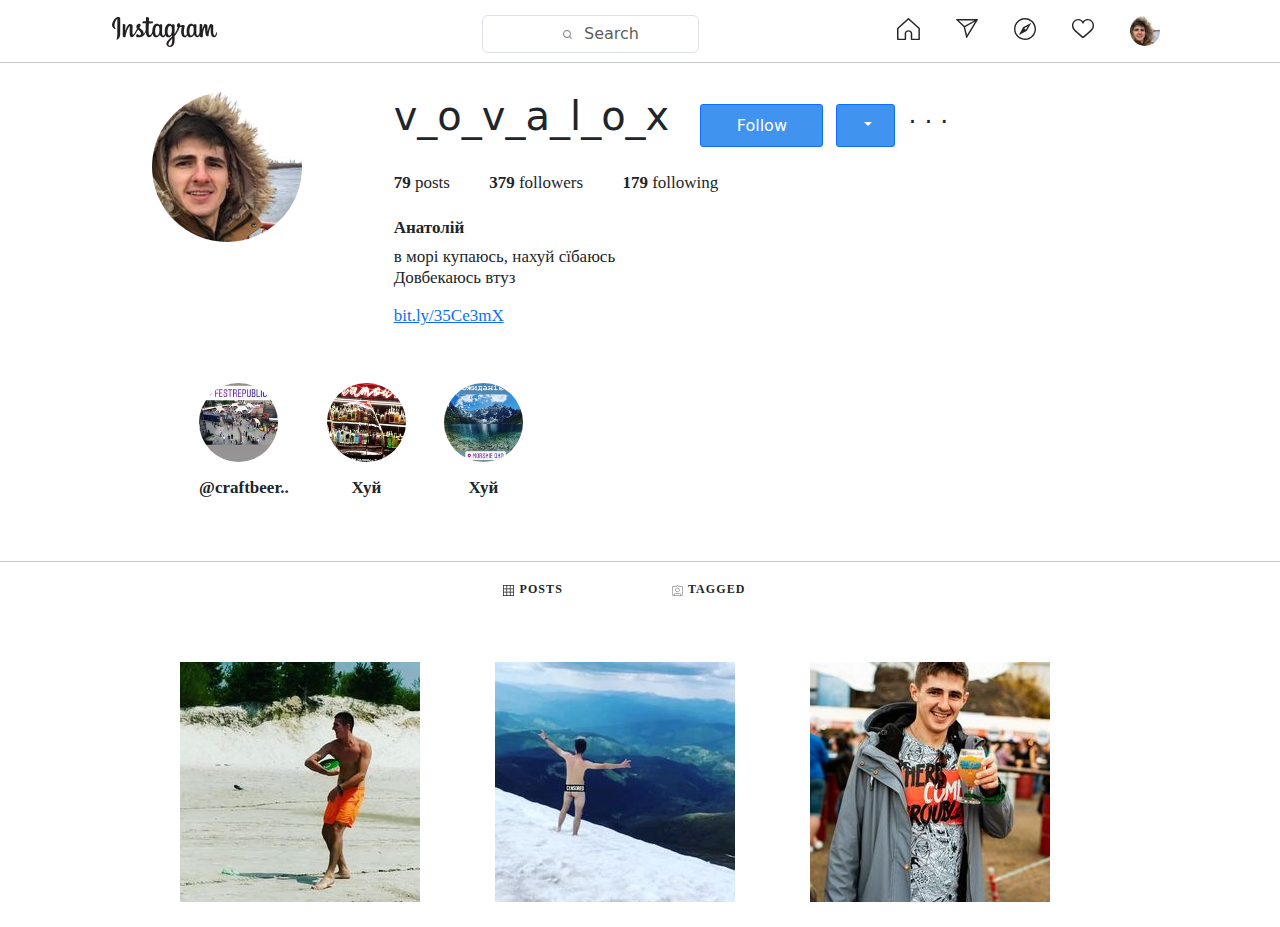
<file: index.html>
<!DOCTYPE html>
<html lang="en">
<head>
    <meta charset="UTF-8">
    <meta http-equiv="X-UA-Compatible" content="IE=edge">
    <meta name="viewport" content="width=device-width, initial-scale=1.0">
    <title>Boostrap</title>
    <link rel="stylesheet" href="https://cdn.jsdelivr.net/npm/bootstrap@5.2.0/dist/css/bootstrap.min.css">
    <link rel="stylesheet" href="css/style.css">
</head>
<body>
    <nav class="navbar navbar-expand-lg ">
        <div class="container">
          <a class="navbar-brand" href="#">
            <svg width="105" height="30" viewBox="0 0 105 30" fill="none" xmlns="http://www.w3.org/2000/svg">
                <path d="M5.40425 0.104265C3.25508 1.01099 0.892418 3.56935 0.14622 6.7831C-0.798811 10.8537 3.13384 12.5752 3.45639 12.0116C3.83603 11.3482 2.75173 11.1239 2.5285 9.01182C2.24006 6.28382 3.49934 3.2356 5.08435 1.89813C5.37897 1.64964 5.36483 1.99549 5.36483 2.63522C5.36483 3.77939 5.30209 14.0488 5.30209 16.1922C5.30209 19.0924 5.18315 20.0082 4.96947 20.9129C4.75296 21.83 4.40513 22.4496 4.66865 22.6885C4.96328 22.9555 6.22096 22.3204 6.94914 21.2969C7.82223 20.0694 8.12782 18.5952 8.18278 16.9943C8.24906 15.0645 8.24623 12.0022 8.24906 10.2555C8.25171 8.6535 8.27575 3.96255 8.22114 1.14253C8.20788 0.450827 6.30315 -0.27487 5.40425 0.104265ZM104.529 15.3398C104.217 15.3398 104.075 15.6634 103.957 16.2083C103.549 18.1027 103.12 18.5303 102.566 18.5303C101.948 18.5303 101.392 17.5922 101.25 15.7147C101.137 14.2384 101.155 11.5202 101.299 8.81655C101.328 8.26102 101.176 7.71136 99.6967 7.17007C99.0601 6.93707 98.1346 6.59442 97.6739 7.71457C96.3722 10.8792 95.8626 13.3918 95.7428 14.4121C95.7366 14.465 95.6725 14.4756 95.661 14.3523C95.5846 13.5349 95.4139 12.0493 95.3927 8.92851C95.3886 8.31958 95.2605 7.80125 94.5931 7.3769C94.1601 7.10136 92.8452 6.61454 92.3717 7.19392C91.9616 7.66775 91.4864 8.94293 90.9927 10.4545C90.5915 11.6829 90.3121 12.5139 90.3121 12.5139C90.3121 12.5139 90.3172 9.19907 90.3222 7.94169C90.3243 7.46733 90.0012 7.30909 89.9038 7.28061C89.4655 7.15245 88.6014 6.93832 88.2349 6.93832C87.7822 6.93832 87.6714 7.19303 87.6714 7.56416C87.6714 7.61275 87.6 11.9285 87.6 14.9463C87.6 15.0773 87.6002 15.2204 87.6007 15.3724C87.3505 16.7593 86.5389 18.6422 85.6562 18.6422C84.7725 18.6422 84.3558 17.8551 84.3558 14.2574C84.3558 12.1588 84.4184 11.246 84.4489 9.72826C84.4669 8.85393 84.5014 8.18234 84.4993 8.03016C84.4928 7.56291 83.6905 7.32742 83.3173 7.2402C82.9422 7.15263 82.6163 7.11845 82.3618 7.13305C82.0016 7.15352 81.7469 7.3915 81.7469 7.71884C81.7469 7.89434 81.7489 8.22791 81.7489 8.22791C81.2849 7.49367 80.5385 6.98264 80.0423 6.83454C78.705 6.43476 77.3097 6.78915 76.2572 8.27223C75.4207 9.45076 74.9164 10.7857 74.7179 12.7035C74.5728 14.1054 74.6202 15.5272 74.8781 16.7296C74.5665 18.0863 73.988 18.6422 73.3546 18.6422C72.435 18.6422 71.7683 17.1307 71.8457 14.5162C71.8968 12.7966 72.2385 11.5899 72.6119 9.84413C72.7712 9.09975 72.6418 8.71029 72.3173 8.33685C72.0197 7.9942 71.3857 7.81941 70.4739 8.03461C69.8245 8.18786 68.8959 8.35304 68.0467 8.47978C68.0467 8.47978 68.098 8.27384 68.14 7.91072C68.3609 6.0065 66.3063 6.161 65.6508 6.76922C65.2595 7.13233 64.9932 7.5606 64.8921 8.33062C64.7318 9.55239 65.7212 10.1289 65.7212 10.1289C65.3965 11.6259 64.6006 13.581 63.7791 14.9947C63.3391 15.7521 63.0022 16.3133 62.5678 16.9099C62.5661 16.6882 62.565 16.4664 62.5642 16.2446C62.5541 13.0978 62.5959 10.6211 62.6141 9.72843C62.6321 8.85411 62.6669 8.2005 62.6648 8.04831C62.66 7.70656 62.4619 7.57733 62.0497 7.4141C61.6853 7.26957 61.2544 7.16954 60.8074 7.13465C60.2434 7.09051 59.9034 7.39168 59.9124 7.74803C59.9142 7.81531 59.9142 8.22845 59.9142 8.22845C59.4502 7.4942 58.7039 6.98317 58.2076 6.83508C56.8703 6.4353 55.475 6.78969 54.4225 8.27277C53.5862 9.45129 53.0384 11.1051 52.8833 12.6893C52.7387 14.1657 52.7654 15.4205 52.9624 16.4774C52.7498 17.5358 52.1385 18.6426 51.4472 18.6426C50.5635 18.6426 50.0607 17.8555 50.0607 14.2578C50.0607 12.1592 50.1233 11.2466 50.1539 9.72861C50.1719 8.85429 50.2064 8.1827 50.2042 8.03051C50.1977 7.56327 49.3955 7.32778 49.0222 7.24056C48.6316 7.14942 48.2944 7.11614 48.0354 7.13536C47.6936 7.16099 47.4536 7.46893 47.4536 7.69872V8.22845C46.9897 7.4942 46.2433 6.98317 45.747 6.83508C44.4098 6.4353 43.0222 6.79538 41.9619 8.27277C41.2705 9.23609 40.7108 10.3041 40.4227 12.6682C40.3395 13.3514 40.3027 13.9913 40.3075 14.5892C40.0318 16.2873 38.8142 18.2444 37.8179 18.2444C37.235 18.2444 36.6799 17.1059 36.6799 14.6793C36.6799 11.4468 36.8787 6.84469 36.9121 6.40112C36.9121 6.40112 38.1707 6.37958 38.4144 6.37673C39.0424 6.36979 39.6109 6.38474 40.4469 6.34167C40.8663 6.32013 41.2704 4.8043 40.8375 4.61669C40.6415 4.53179 39.2548 4.45738 38.7053 4.44563C38.2431 4.43513 36.9563 4.33919 36.9563 4.33919C36.9563 4.33919 37.0717 1.28439 37.0988 0.961681C37.1216 0.692548 36.776 0.554244 36.5779 0.470051C36.0959 0.264997 35.665 0.166564 35.1541 0.0604777C34.4482 -0.0861925 34.1277 0.0572738 34.0654 0.657483C33.9712 1.56794 33.9224 4.23542 33.9224 4.23542C33.4042 4.23542 31.6348 4.13343 31.1166 4.13343C30.635 4.13343 30.1156 6.21867 30.7812 6.2443C31.547 6.27421 32.8815 6.30002 33.7663 6.32689C33.7663 6.32689 33.7269 11.005 33.7269 12.4493C33.7269 12.6029 33.7274 12.7508 33.7285 12.8945C33.2416 15.4505 31.5263 16.8313 31.5263 16.8313C31.8946 15.1403 31.1422 13.8704 29.7872 12.7955C29.2877 12.3993 28.3022 11.6496 27.1993 10.8277C27.1993 10.8277 27.8381 10.1937 28.4045 8.91801C28.8059 8.01449 28.8232 6.9805 27.8379 6.75249C26.2103 6.37567 24.868 7.57947 24.4676 8.86479C24.1575 9.86069 24.3229 10.5994 24.9305 11.3671C24.9749 11.4232 25.023 11.4803 25.0726 11.538C24.7052 12.2512 24.2004 13.2115 23.7729 13.9562C22.5861 16.0239 21.6898 17.6593 21.0122 17.6593C20.4707 17.6593 20.4781 15.9989 20.4781 14.4443C20.4781 13.1042 20.5764 11.0892 20.6548 9.00309C20.6808 8.31317 20.3381 7.92015 19.7639 7.56416C19.415 7.34789 18.6704 6.92265 18.2393 6.92265C17.5939 6.92265 15.7315 7.01112 13.9719 12.1373C13.7501 12.7834 13.3144 13.9607 13.3144 13.9607L13.3519 7.79627C13.3519 7.65173 13.2754 7.51183 13.1004 7.41624C12.8038 7.25426 12.0119 6.92265 11.3077 6.92265C10.9723 6.92265 10.8047 7.07982 10.8047 7.3931L10.7432 17.0376C10.7432 17.7704 10.7621 18.6253 10.8342 18.9991C10.9058 19.3736 11.0219 19.678 11.1658 19.8592C11.3093 20.04 11.4755 20.178 11.7494 20.2349C12.0043 20.2878 13.4 20.4683 13.4726 19.9311C13.5596 19.2873 13.5628 18.591 14.2957 15.994C15.4367 11.9507 16.9244 9.97799 17.6239 9.27739C17.746 9.15492 17.8857 9.14763 17.8789 9.34805C17.8492 10.2343 17.7443 12.4495 17.6734 14.3313C17.4839 19.3672 18.3936 20.3006 19.6935 20.3006C20.6881 20.3006 22.09 19.3053 23.5928 16.7862C24.5295 15.2163 25.4392 13.677 26.093 12.5675C26.5484 12.9922 27.0594 13.4491 27.5703 13.9374C28.7573 15.0719 29.147 16.1501 28.8885 17.1728C28.6907 17.9548 27.9459 18.7606 26.6203 17.9774C26.234 17.749 26.0689 17.5724 25.6806 17.3147C25.4719 17.1764 25.1534 17.1349 24.9623 17.28C24.4659 17.6568 24.182 18.1363 24.02 18.7298C23.8623 19.3072 24.4365 19.6125 25.0318 19.8795C25.5443 20.1093 26.646 20.3175 27.3485 20.3412C30.0857 20.4334 32.2787 19.0101 33.805 15.3387C34.0784 18.5094 35.2412 20.3036 37.2619 20.3036C38.6127 20.3036 39.9671 18.5452 40.5593 16.8152C40.7294 17.5205 40.981 18.1335 41.3061 18.6522C42.863 21.1365 45.8833 20.6018 47.4004 18.4923C47.8693 17.8405 47.9409 17.6061 47.9409 17.6061C48.1622 19.5981 49.755 20.2942 50.6669 20.2942C51.6883 20.2942 52.7429 19.8079 53.4821 18.1321C53.5668 18.3109 53.6617 18.4846 53.7664 18.6524C55.3233 21.1367 58.3437 20.602 59.8608 18.4925C59.9322 18.3934 59.9944 18.3037 60.0485 18.223L60.093 19.5317L58.6964 20.8218C56.3552 22.9829 54.5764 24.6221 54.4456 26.5309C54.2793 28.9648 56.2381 29.8694 57.7222 29.988C59.2956 30.1138 60.6454 29.2377 61.4739 28.0115C62.203 26.9325 62.68 24.6098 62.6452 22.3156C62.6312 21.3969 62.6082 20.2289 62.59 18.9768C63.4119 18.0157 64.338 16.8006 65.1904 15.3788C66.1197 13.829 67.1155 11.748 67.6252 10.1284C67.6252 10.1284 68.4903 10.1359 69.4136 10.075C69.709 10.0556 69.7936 10.1161 69.7392 10.3343C69.6732 10.5976 68.5727 14.8729 69.5771 17.7209C70.2646 19.6705 71.8145 20.2978 72.7333 20.2978C73.809 20.2978 74.8378 19.4797 75.3892 18.2649C75.4557 18.4003 75.5253 18.5313 75.6009 18.6524C77.1579 21.1367 80.1676 20.5989 81.6953 18.4925C82.04 18.0173 82.2358 17.6063 82.2358 17.6063C82.5636 19.6678 84.1555 20.3047 85.0673 20.3047C86.0171 20.3047 86.9185 19.9126 87.6497 18.1698C87.6803 18.9373 87.7283 19.5646 87.8043 19.7624C87.8506 19.8834 88.1205 20.0352 88.3169 20.1086C89.1857 20.4329 90.0719 20.2796 90.3998 20.2129C90.6269 20.1666 90.804 19.9831 90.8282 19.5092C90.8916 18.265 90.8528 16.1746 91.2273 14.6209C91.8559 12.0136 92.4424 11.002 92.7206 10.5015C92.8763 10.221 93.0519 10.1747 93.0583 10.4716C93.0712 11.0723 93.1009 12.8365 93.3446 15.2067C93.5235 16.9498 93.7623 17.9802 93.9459 18.3063C94.4699 19.2387 95.1172 19.2828 95.6442 19.2828C95.9793 19.2828 96.6806 19.1897 96.6179 18.5963C96.5873 18.307 96.6408 16.5194 97.2607 13.9507C97.6654 12.2733 98.3402 10.7578 98.5836 10.2035C98.6733 9.99917 98.7151 10.1603 98.7136 10.1916C98.6624 11.3468 98.5473 15.1253 99.0146 17.1919C99.6481 19.9916 101.48 20.3047 102.119 20.3047C103.482 20.3047 104.597 19.2604 104.973 16.5125C105.064 15.8505 104.93 15.3398 104.529 15.3398ZM47.4257 13.641C47.3476 15.0952 47.0659 16.311 46.6138 17.194C45.7958 18.7923 44.1774 19.299 43.4639 16.9897C42.9494 15.3245 43.1245 13.0538 43.3386 11.8274C43.6562 10.007 44.4515 8.71652 45.6931 8.8388C46.9685 8.96447 47.5885 10.615 47.4257 13.641ZM59.8861 13.662C59.8133 15.0353 59.4598 16.4147 59.0741 17.1942C58.2781 18.8035 56.6139 19.3065 55.9243 16.9899C55.4527 15.4069 55.5657 13.3583 55.799 12.0677C56.1017 10.3927 56.8355 8.83898 58.1535 8.83898C59.4349 8.8388 60.0667 10.2546 59.8861 13.662ZM60.2113 23.0309C60.194 25.5361 59.8027 27.7326 58.9631 28.3705C57.7724 29.2751 56.172 28.5966 56.5034 26.7685C56.7966 25.1509 58.1834 23.4989 60.2148 21.4804C60.2146 21.4804 60.2189 21.9407 60.2113 23.0309ZM81.7209 13.6766C81.6516 15.1842 81.3203 16.3628 80.909 17.194C80.1128 18.8033 78.4604 19.3029 77.7591 16.9897C77.3768 15.7287 77.359 13.6227 77.6338 11.863C77.9136 10.0705 78.6948 8.71652 79.9883 8.8388C81.2642 8.9593 81.8614 10.615 81.7209 13.6766Z" fill="#221F20"/>
                </svg>                
          </a>
          <button class="navbar-toggler" type="button" data-bs-toggle="collapse" data-bs-target="#navbarNav" aria-controls="navbarNav" aria-expanded="false" aria-label="Toggle navigation">
            <span class="navbar-toggler-icon"></span>
          </button>
          <div class="input-group  mb-1">
            <svg width="9" height="9" viewBox="0 0 9 9" fill="none" xmlns="http://www.w3.org/2000/svg">
              <path d="M8.4375 9C8.50781 9 8.57812 8.98682 8.64844 8.96045C8.71875 8.93408 8.78027 8.8916 8.83301 8.83301C8.94434 8.72168 9 8.58984 9 8.4375C9 8.28516 8.94434 8.15332 8.83301 8.04199L7.1543 6.36328C7.40625 6.0293 7.60254 5.66016 7.74316 5.25586C7.88379 4.85156 7.9541 4.42676 7.9541 3.98145C7.9541 3.43066 7.8501 2.91357 7.64209 2.43018C7.43408 1.94678 7.1499 1.5249 6.78955 1.16455C6.4292 0.804199 6.00732 0.52002 5.52393 0.312012C5.04053 0.104004 4.52637 0 3.98145 0C3.43066 0 2.91357 0.104004 2.43018 0.312012C1.94678 0.52002 1.5249 0.804199 1.16455 1.16455C0.804199 1.5249 0.52002 1.94678 0.312012 2.43018C0.104004 2.91357 0 3.43066 0 3.98145C0 4.52637 0.104004 5.04053 0.312012 5.52393C0.52002 6.00732 0.804199 6.4292 1.16455 6.78955C1.5249 7.1499 1.94678 7.43408 2.43018 7.64209C2.91357 7.8501 3.43066 7.9541 3.98145 7.9541C4.42676 7.9541 4.85156 7.88379 5.25586 7.74316C5.66016 7.60254 6.0293 7.40625 6.36328 7.1543L8.04199 8.83301C8.09473 8.8916 8.15625 8.93408 8.22656 8.96045C8.29688 8.98682 8.36719 9 8.4375 9ZM3.98145 6.8291C3.58301 6.8291 3.21094 6.75439 2.86523 6.60498C2.51953 6.45557 2.21777 6.25195 1.95996 5.99414C1.70215 5.73633 1.49854 5.43457 1.34912 5.08887C1.19971 4.74316 1.125 4.37402 1.125 3.98145C1.125 3.58301 1.19971 3.21094 1.34912 2.86523C1.49854 2.51953 1.70215 2.21777 1.95996 1.95996C2.21777 1.70215 2.51953 1.49854 2.86523 1.34912C3.21094 1.19971 3.58301 1.125 3.98145 1.125C4.37402 1.125 4.74316 1.19971 5.08887 1.34912C5.43457 1.49854 5.73633 1.70215 5.99414 1.95996C6.25195 2.21777 6.45557 2.51953 6.60498 2.86523C6.75439 3.21094 6.8291 3.58301 6.8291 3.98145C6.8291 4.37402 6.75439 4.74316 6.60498 5.08887C6.45557 5.43457 6.25195 5.73633 5.99414 5.99414C5.73633 6.25195 5.43457 6.45557 5.08887 6.60498C4.74316 6.75439 4.37402 6.8291 3.98145 6.8291Z" fill="#8F8F8F"/>
              </svg>
              
            <input type="text" class="form-control" placeholder="Search" aria-label="Username">
          </div>
          <div class="collapse navbar-collapse" id="navbarNav">
            <ul class="navbar-nav">
              <li class="nav-item">
                <a class="nav-link active" aria-current="page" href="#">
                  <svg width="23" height="22" viewBox="0 0 23 22" fill="none" xmlns="http://www.w3.org/2000/svg">
                    <path d="M22.1768 22H14.5175C14.1171 22 13.7666 21.6795 13.7666 21.3132V15.6816C13.7666 14.4912 12.7654 13.5754 11.4638 13.5754C10.1623 13.5754 9.16106 14.4912 9.16106 15.6816V21.3132C9.16106 21.6795 8.81064 22 8.41016 22H0.750907C0.350423 22 0 21.6795 0 21.3132V10.5536C0 10.3704 0.100121 10.1873 0.200242 10.0499L10.9632 0.206035C11.2636 -0.0686785 11.7141 -0.0686785 12.0145 0.206035L22.7775 10.0499C22.9778 10.2331 23.0779 10.5536 22.9277 10.7825C22.9277 10.8283 22.8776 10.8283 22.8776 10.8741V21.3132C22.9277 21.6795 22.5773 22 22.1768 22ZM15.2684 20.6264H21.4259V10.7367L11.5139 1.67118L1.50181 10.8283V20.6264H7.65925V15.6816C7.65925 13.7128 9.31125 12.2019 11.4638 12.2019C13.6164 12.2019 15.2684 13.7128 15.2684 15.6816V20.6264Z" fill="#262626"/>
                    </svg>
                    
                </a>
              </li>
              <li class="nav-item">
                <a class="nav-link" href="#">
                  <svg width="22" height="19" viewBox="0 0 22 19" fill="none" xmlns="http://www.w3.org/2000/svg">
                    <path d="M21.5131 0H0.460947C0.0399037 0 -0.147226 0.509019 0.133469 0.786666L7.61868 8.09803L10.1917 18.6486C10.2853 19.0651 10.8467 19.1113 11.0338 18.7874L21.9341 0.694117C22.1213 0.370196 21.8874 0 21.5131 0ZM2.75329 1.38823H18.4254L8.69468 6.7098C8.50755 6.80234 8.27363 6.75607 8.13329 6.61725L2.75329 1.38823ZM11.0338 16.1035L9.1625 8.42195C9.11572 8.23685 9.20928 8.00548 9.39641 7.91293L19.174 2.54509L11.0338 16.1035Z" fill="#262626"/>
                    </svg>
                    
                </a>
              </li>
              <li class="nav-item">
                <a class="nav-link" href="#">
                  <svg width="22" height="22" viewBox="0 0 22 22" fill="none" xmlns="http://www.w3.org/2000/svg">
                    <path fill-rule="evenodd" clip-rule="evenodd" d="M11 0C17.0851 0 22 4.91489 22 11C22 17.0851 17.0851 22 11 22C4.91489 22 0 17.0851 0 11C0 4.91489 4.91489 0 11 0ZM11 20.5957C16.2894 20.5957 20.5957 16.2894 20.5957 11C20.5957 5.71064 16.2894 1.40426 11 1.40426C5.71064 1.40426 1.40426 5.71064 1.40426 11C1.40426 16.2894 5.71064 20.5957 11 20.5957ZM8.94043 9.50213C9.08085 9.26808 9.26808 9.08085 9.50213 8.94043L16.4298 5.14894C16.5702 5.10213 16.7106 5.10213 16.8043 5.19574C16.8979 5.28936 16.9447 5.42979 16.8511 5.57021L13.0596 12.4979C12.9191 12.7319 12.7319 12.9191 12.4979 13.0596L5.57021 16.8511C5.42979 16.8979 5.28936 16.8979 5.19574 16.8043C5.10213 16.7106 5.05532 16.5702 5.14894 16.4298L8.94043 9.50213ZM11.8426 11.8426L13.8553 8.19149L10.2043 10.2043L11.8426 11.8426Z" fill="#262626"/>
                    </svg>
                    
                </a>
              </li>
              <li class="nav-item">
                <a class="nav-link disabled">
                  <svg width="22" height="19" viewBox="0 0 22 19" fill="none" xmlns="http://www.w3.org/2000/svg">
                    <path fill-rule="evenodd" clip-rule="evenodd" d="M15.8213 0C12.4979 0 11 2.4561 11 2.4561C11 2.4561 9.50213 0 6.17872 0C2.7617 0 0 2.96585 0 6.62683C0 10.2878 2.85532 12.3732 5.71064 14.8756C10.017 18.6756 10.2979 19 11 19C11.7021 19 11.983 18.6756 16.2894 14.8756C19.1915 12.3268 22 10.2415 22 6.62683C22 2.96585 19.2383 0 15.8213 0ZM15.3532 13.8098C12.8255 16.0341 11.4681 17.2854 11 17.5634C10.5319 17.239 8.84681 15.7561 6.64681 13.8098C4.07234 11.539 1.40426 9.63902 1.40426 6.58049C1.40426 3.70732 3.55745 1.3439 6.17872 1.3439C8.09787 1.3439 9.12766 2.27073 9.8766 3.29024C11.5617 5.65366 10.4383 5.65366 12.1234 3.29024C12.8723 2.27073 13.9021 1.3439 15.8213 1.3439C18.4426 1.3439 20.5957 3.70732 20.5957 6.58049C20.5957 9.68537 17.9277 11.5854 15.3532 13.8098Z" fill="#262626"/>
                    </svg>
                    
                </a>
              </li>
              <li class="nav-item">
                <a class="nav-link disabled">
                  <img src="./image/161020520_149352460396876_1204020957194709853_n.jpg" style="width: 30px; border-radius: 50%;" alt="">
                    
                    
                </a>
              </li>
            </ul>
          </div>
        </div>
      </nav>
      <hr>
    
      
    <div class="profile">
      <div class="container">
        <div class="profile-img">
          <img src="./image/161020520_149352460396876_1204020957194709853_n.jpg" style="border-radius: 50%;" alt="img">
        </div>
        <div class="profile-info">
          <div class="profile-name">
              <h1 class="profile-atr-inline"> v_o_v_a_l_o_x</h1>
            <button type="button" class="btn follow btn-primary">Follow</button>
            <div class="btn-group">
              <button type="button" class="btn action btn-primary dropdown-toggle" data-bs-toggle="dropdown" aria-expanded="false">
                
              </button>
              <ul class="dropdown-menu">
                <li><a class="dropdown-item" href="#">Action</a></li>
                <li><a class="dropdown-item" href="#">Another action</a></li>
                <li><a class="dropdown-item" href="#">Something else here</a></li>
                <li><hr class="dropdown-divider"></li>
                <li><a class="dropdown-item" href="#">Separated link</a></li>
              </ul>
            </div>
            <span class="dot">&#183; &#183; &#183;</span>
            <div class="followers-info followers-styles">
              <span> <b>79</b>  posts</span>
              <span>  <b>379</b> followers</span>
              <span> <b>179</b>  following</span>
            </div>
            <div class="about-user">
              <h1 class="followers-styles"><strong>Анатолій</strong></h1>
              <p class="followers-styles" style="font-weight: 400;"> в морі купаюсь, нахуй сїбаюсь <br>
              Довбекаюсь втуз</p>
              <a class="followers-styles" href="">bit.ly/35Ce3mX</a>
            </div>
          </div>
        </div>
      </div>
      <div class="save-story container">
        <div class="story1">
          <img class="story-img" src="./image/1.jpg" style="border-radius: 50%;" alt="img">
          <h1 class="followers-styles">@craftbeer..</h1>
        </div>
        <div class="story1">
          <img class="story-img" src="./image/2.jpg" style="border-radius: 50%;" alt="img">
          <h1 class="followers-styles">Хуй</h1>
        </div>
        <div class="story1">
          <img class="story-img" src="./image/3.jpg" style="border-radius: 50%;" alt="img">
          <h1 class="followers-styles"> <b>Хуй</b> </h1>
        </div>
      </div>
    </div>  

    <hr>

    <div class="insta-posts container">
        <div class="hed">
          <div class="posts-link">
            <button type="button" class="btn active  posts-btn" data-bs-toggle="button" aria-pressed="true"><svg width="11" height="11" viewBox="0 0 11 11" fill="none" xmlns="http://www.w3.org/2000/svg">
              <path fill-rule="evenodd" clip-rule="evenodd" d="M10.6333 0H0.366667C0.171111 0 0 0.171111 0 0.366667V10.6333C0 10.8289 0.171111 11 0.366667 11H10.6333C10.8289 11 11 10.8289 11 10.6333V0.366667C11 0.171111 10.8289 0 10.6333 0ZM0.733333 0.733333H3.42222V3.42222H0.733333V0.733333ZM0.733333 4.15556H3.42222V6.84444H0.733333V4.15556ZM3.42222 10.2667H0.733333V7.57778H3.42222V10.2667ZM6.84444 10.2667H4.15556V7.57778H6.84444V10.2667ZM6.84444 6.84444H4.15556V4.15556H6.84444V6.84444ZM6.84444 3.42222H4.15556V0.733333H6.84444V3.42222ZM10.2667 10.2667H7.57778V7.57778H10.2667V10.2667ZM10.2667 6.84444H7.57778V4.15556H10.2667V6.84444ZM10.2667 3.42222H7.57778V0.733333H10.2667V3.42222Z" fill="#262626"/>
              </svg>POSTS</button>
            
            <!-- <h1 class="posts-h1">posts</h1>   -->
          </div>

          <div class="posts-link">
            <button type="button" class="btn  posts-btn">
              <svg width="11" height="11" viewBox="0 0 11 11" fill="none" xmlns="http://www.w3.org/2000/svg">
                <path d="M9.59575 1.18066H6.99787C6.88085 1.18066 6.76383 1.1339 6.67021 1.04038L5.73404 0.105207C5.59362 -0.0350691 5.38298 -0.0350691 5.24255 0.105207L4.30638 1.04038C4.21277 1.1339 4.09574 1.18066 3.97872 1.18066H1.40426C0.631915 1.18066 0 1.8119 0 2.58342V9.59724C0 10.3688 0.631915 11 1.40426 11H9.59575C10.3681 11 11 10.3688 11 9.59724V2.58342C11 1.8119 10.3681 1.18066 9.59575 1.18066ZM2.71489 10.2986C2.57447 10.2986 2.45745 10.1583 2.48085 10.0181C2.64468 9.26993 3.3 8.70882 4.07234 8.70882H6.88085C7.6766 8.70882 8.33191 9.26993 8.47234 10.0181C8.49574 10.1583 8.37872 10.2986 8.2383 10.2986H2.71489ZM10.2979 9.59724C10.2979 9.99469 9.99362 10.2986 9.59575 10.2986H9.45532C9.3383 10.2986 9.24468 10.2051 9.22128 10.0882C9.08085 8.91923 8.09787 8.00744 6.90426 8.00744H4.09574C2.90213 8.00744 1.89574 8.91923 1.77872 10.0882C1.75532 10.2051 1.6617 10.2986 1.54468 10.2986H1.40426C1.00638 10.2986 0.702128 9.99469 0.702128 9.59724V2.58342C0.702128 2.18597 1.00638 1.88204 1.40426 1.88204H4.00213C4.30638 1.88204 4.61064 1.76514 4.82128 1.53135L5.5 0.853347L6.17872 1.53135C6.38936 1.74176 6.69362 1.88204 6.99787 1.88204H9.59575C9.99362 1.88204 10.2979 2.18597 10.2979 2.58342V9.59724ZM5.5 2.81722C4.25957 2.81722 3.25319 3.82253 3.25319 5.06164C3.25319 6.30074 4.25957 7.30606 5.5 7.30606C6.74043 7.30606 7.74681 6.30074 7.74681 5.06164C7.74681 3.82253 6.74043 2.81722 5.5 2.81722ZM5.5 6.5813C4.65745 6.5813 3.95532 5.90329 3.95532 5.03826C3.95532 4.1966 4.63404 3.49522 5.5 3.49522C6.36596 3.49522 7.04468 4.17322 7.04468 5.03826C7.04468 5.87991 6.34255 6.5813 5.5 6.5813Z" fill="#8E8E8E"/>
                </svg>TAGGED</button>
            
              
          
          </div>
        </div>

        <div class="posts-photo">
          <div class="row justify-content-md-center">
            <div class="col-3 ">
              <img src="./image/post1.jpg" alt="img">
            </div>

            <div class="col-3">
              <img src="./image/post2.jpg" alt="img">
            </div>

            <div class="col-3">
              <img src="./image/post3.jpg" alt="img">
            </div>
          </div>

          <!-- <div class="row justify-content-md-center">
            <div class="col-3">
              <img src="./image/insta-post-photo.png" alt="img">
            </div>

            <div class="col-3">
              <img src="./image/insta-post-photo.png" alt="img">
            </div>

            <div class="col-3">
              <img src="./image/insta-post-photo.png" alt="img">
            </div>
          </div>

          <div class="row justify-content-md-center">
            <div class="col-3">
              <img src="./image/insta-post-photo.png" alt="img">
            </div>

            <div class="col-3">
              <img src="./image/insta-post-photo.png" alt="img">
            </div>

            <div class="col-3">
              <img src="./image/insta-post-photo.png" alt="img">
            </div>
          </div>

          <div class="row justify-content-md-center">
            <div class="col-3">
              <img src="./image/insta-post-photo.png" alt="img">
            </div>

            <div class="col-3">
              <img src="./image/insta-post-photo.png" alt="img">
            </div>

            <div class="col-3">
              <img src="./image/insta-post-photo.png" alt="img">
            </div>
          </div>

          <div class="row justify-content-md-center">
            <div class="col-3">
              <img src="./image/insta-post-photo.png" alt="img">
            </div>

            <div class="col-3">
              <img src="./image/insta-post-photo.png" alt="img">
            </div>

            <div class="col-3">
              <img src="./image/insta-post-photo.png" alt="img">
            </div>
          </div> -->
        </div>
    </div>
    <script src="https://cdn.jsdelivr.net/npm/@popperjs/core@2.11.5/dist/umd/popper.min.js" integrity="sha384-Xe+8cL9oJa6tN/veChSP7q+mnSPaj5Bcu9mPX5F5xIGE0DVittaqT5lorf0EI7Vk" crossorigin="anonymous"></script>
    <script src="https://cdn.jsdelivr.net/npm/bootstrap@5.2.0/dist/js/bootstrap.min.js" integrity="sha384-ODmDIVzN+pFdexxHEHFBQH3/9/vQ9uori45z4JjnFsRydbmQbmL5t1tQ0culUzyK" crossorigin="anonymous"></script>
</body>
</html>
</file>
<file: css/style.css>
* {
  box-sizing: content-box;
}

.input-group {
  width: 216px;
  height: 29px;
  position: relative;
  margin-left: 250px;
  margin-right: 170px;
}

.navbar > .container {
  justify-content: center;
}

.input-group > .form-floating:not(:first-child) > .form-control,
.input-group > .form-floating:not(:first-child) > .form-select,
.input-group
  > :not(:first-child):not(.dropdown-menu):not(.form-floating):not(.valid-tooltip):not(.valid-feedback):not(.invalid-tooltip):not(.invalid-feedback) {
  border-top-left-radius: 0.375rem;
  border-bottom-left-radius: 0.375rem;
}
.input-group ::placeholder {
  padding-left: 89px;
}

.input-group svg {
  position: absolute;
  display: inline-block;
  width: 9px;
  height: 9px;
  left: 80px;
  top: 15px;
  z-index: 1;
}

.navbar-collapse {
  flex-grow: 0;
}

hr {
  margin: 0px;
}

.navbar-nav li {
  margin-left: 20px;
  cursor: pointer;
}

/* profile info */
.profile .container {
  display: flex;
  justify-content: center;
}

.profile {
  margin-top: 29px;
}

.profile-img {
  margin-right: 92px;
}

.profile-atr-inline {
  display: inline-flex;
}

.profile-name {
  margin-right: 180px;
}

.profile-name h1 {
  margin-right: 26px;
}

.profile-name .btn {
  margin-right: 8px;
}

.follow {
  width: 97px;
  height: 29px;
  background: #4094ef;
  border-radius: 3px;
}

.action {
  width: 33px;
  height: 29px;
  background: #4094ef;
  border-radius: 3px;
}

.dot {
  font-size: 25px;
  margin-top: 5px;
}

.followers-info {
  margin: 24px 35px 24px 0;
}

.followers-info span {
  margin: 24px 35px 24px 0;
}

.followers-styles {
  font-family: "Helvetica Neue";
  font-style: normal;
  font-weight: 500;
  font-size: 17px;
  line-height: 21px;
}

.profile .save-story {
  display: flex;
  justify-content: center;
  margin-left: 0;
  cursor: pointer;
}
.story1 {
  margin: 55px 0 55px 38px;
}
.story1 img {
  width: 79px;
  height: 79px;
}

.story1 h1 {
  margin-top: 15px;
  text-align: center;
  font-weight: 700;
}

/* post property */

.hed {
  display: flex;
  justify-content: center;
  margin-left: -100px;
}

.posts-link {
  margin-left: 64px;
  display: inline-flex;
}
.posts-btn {
  color: #262626;
  border: none;
  padding: 20px;
  border-radius: 0px;
  font-family: "Helvetica Neue";
  font-style: normal;
  font-weight: 700;
  font-size: 12px;
  line-height: 15px;
  align-items: center;
  letter-spacing: 0.09em;
  margin-left: 5px;
  text-transform: uppercase;
  cursor: pointer;
}
.posts-btn:hover {
  color: #262626;
  border: none;
  border-top: 1px solid #000;
  border-radius: 0px;
}

.posts-link svg {
  margin-right: 5px;
}

.posts-photo {
  justify-content: center;
  margin-top: 20px;
}

.posts-photo img {
  margin-top: 25px;
  margin-bottom: 25px;
}

@media (max-width: 1540px) {
  .profile .save-story {
    margin-left: -240px;
  }
}

@media (max-width: 1200px) {
  .posts-photo img {
    width: 175px;
  }
}

@media (max-width: 980px) {
  .posts-photo img {
    width: 150px;
  }
}

@media (max-width: 474px) {
  .posts-photo img {
    width: 100px;
  }
  .input-group,
  .dot,
  .showbr {
    display: none;
  }

  .followers-styles {
    font-size: 14px;
  }

  .profile-name {
    margin-right: 0;
  }

  .profile-name .follow {
    width: 60px;
    height: 20px;
  }
  .profile-name .action {
    width: 15px;
    height: 20px;
  }

  .profile-img {
    margin-right: 24px;
  }

  .profile-img img {
    width: 100px;
  }
  .followers-info span {
    margin-right: 8px;
  }

  .profile .save-story {
    margin-left: -10px;
  }
  .about-user p {
    width: 261px;
  }

  .row {
    margin-right: 0;
    margin-left: 15px;
  }

  .container,
  .container-fluid,
  .container-lg,
  .container-md,
  .container-sm,
  .container-xl,
  .container-xxl {
    padding-left: 0;
    padding-right: 0;
  }
}
</file>
